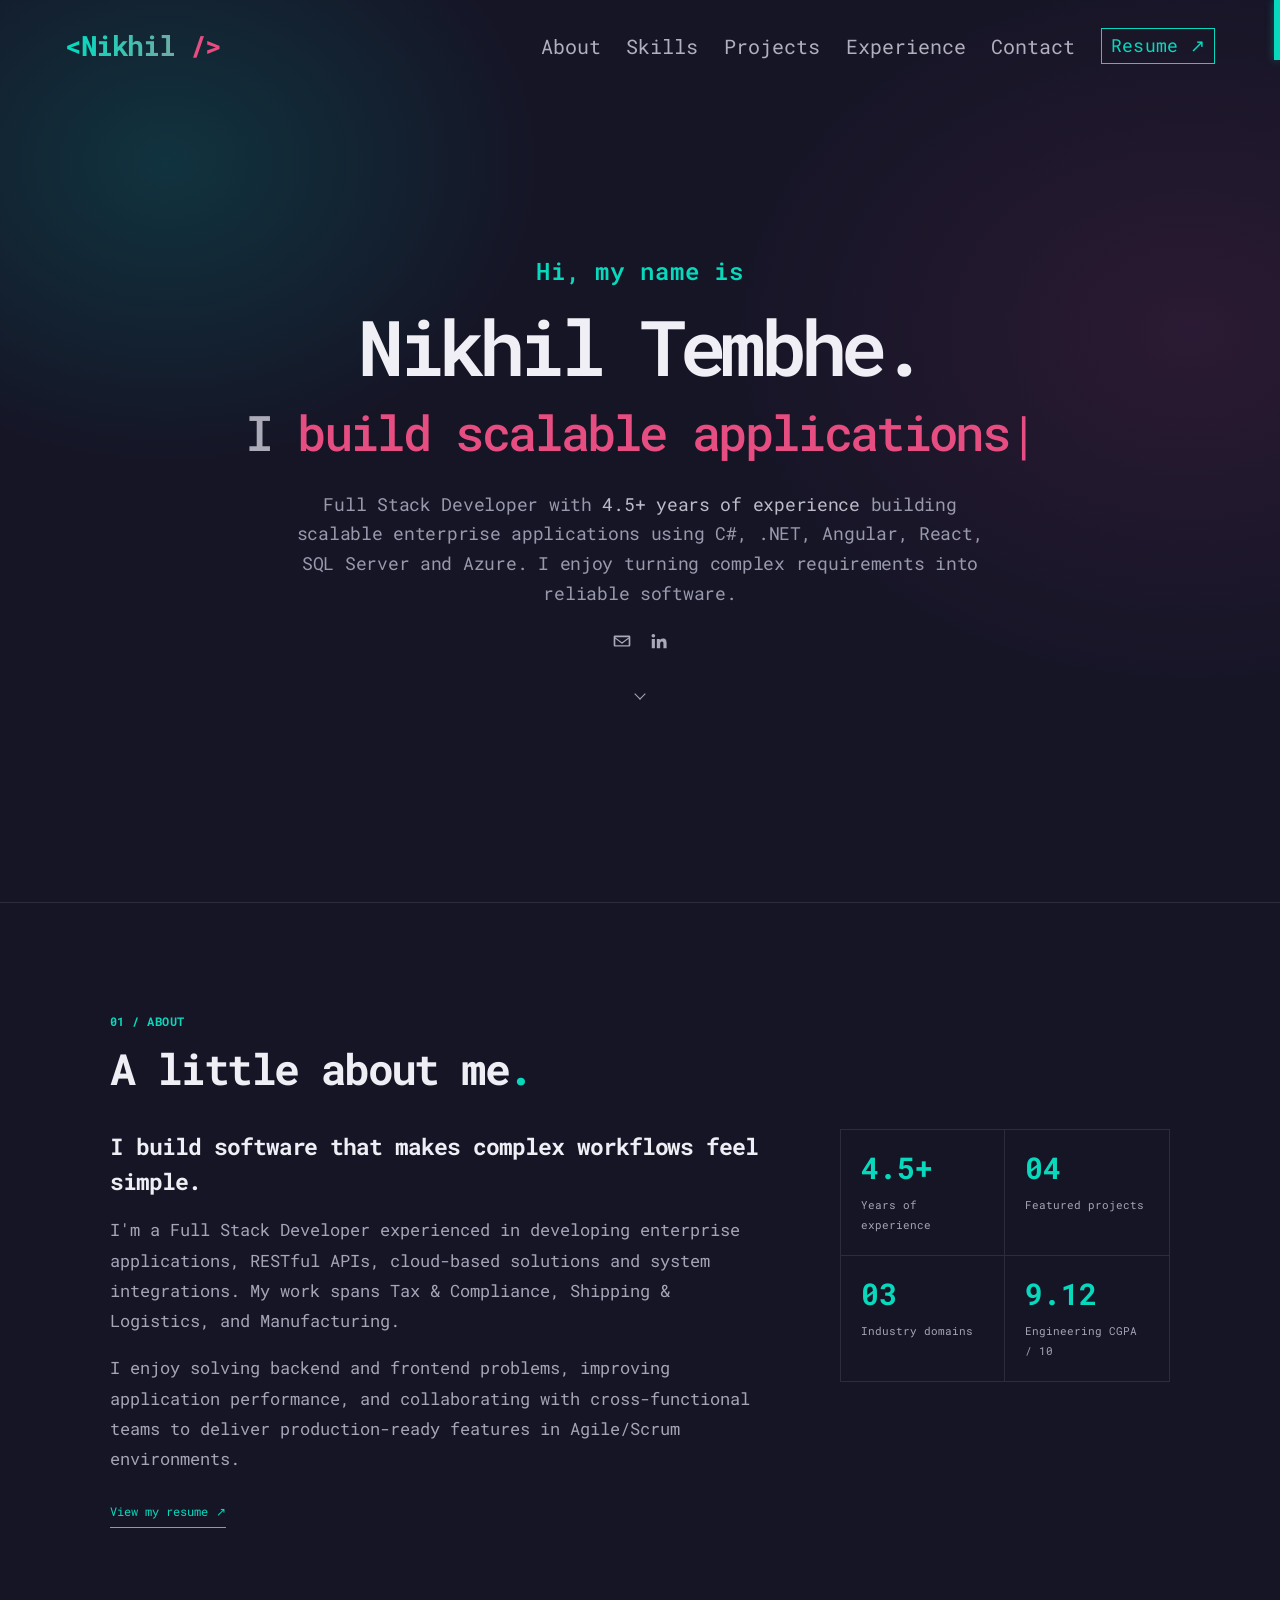
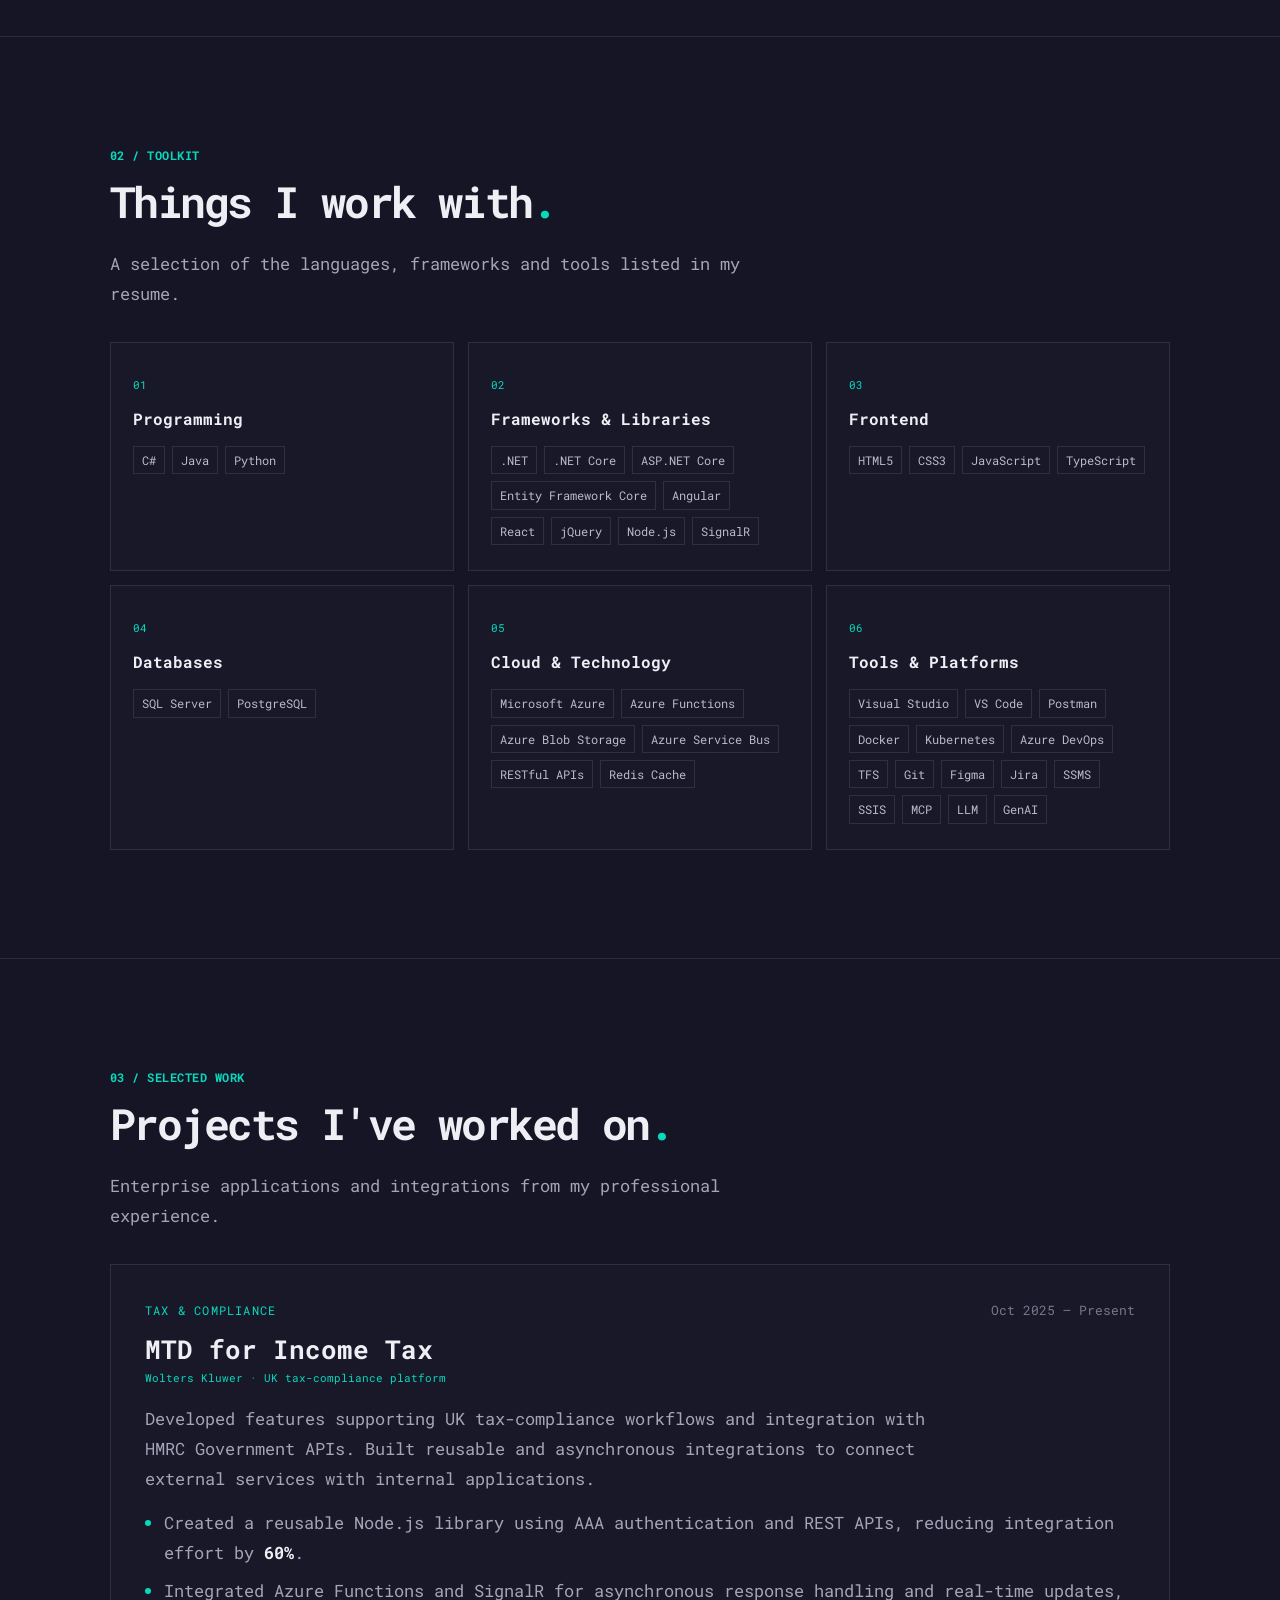
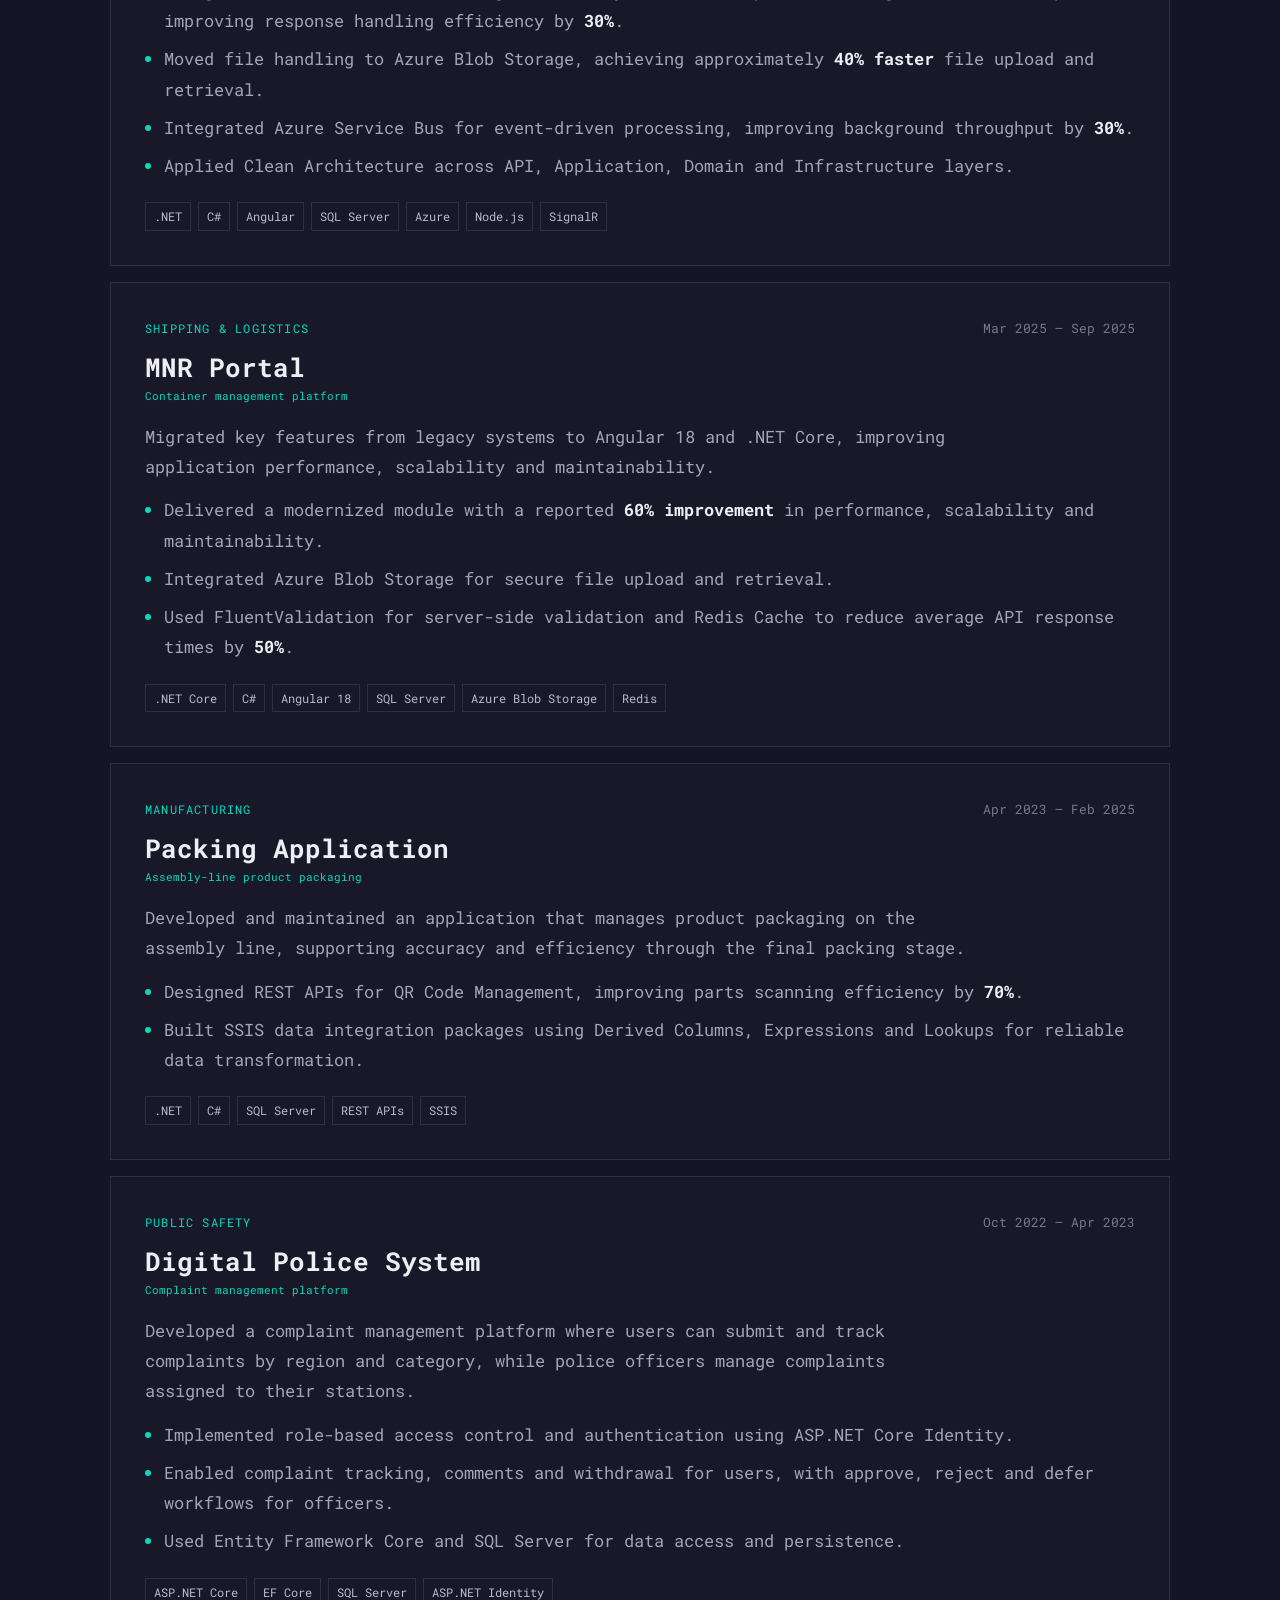
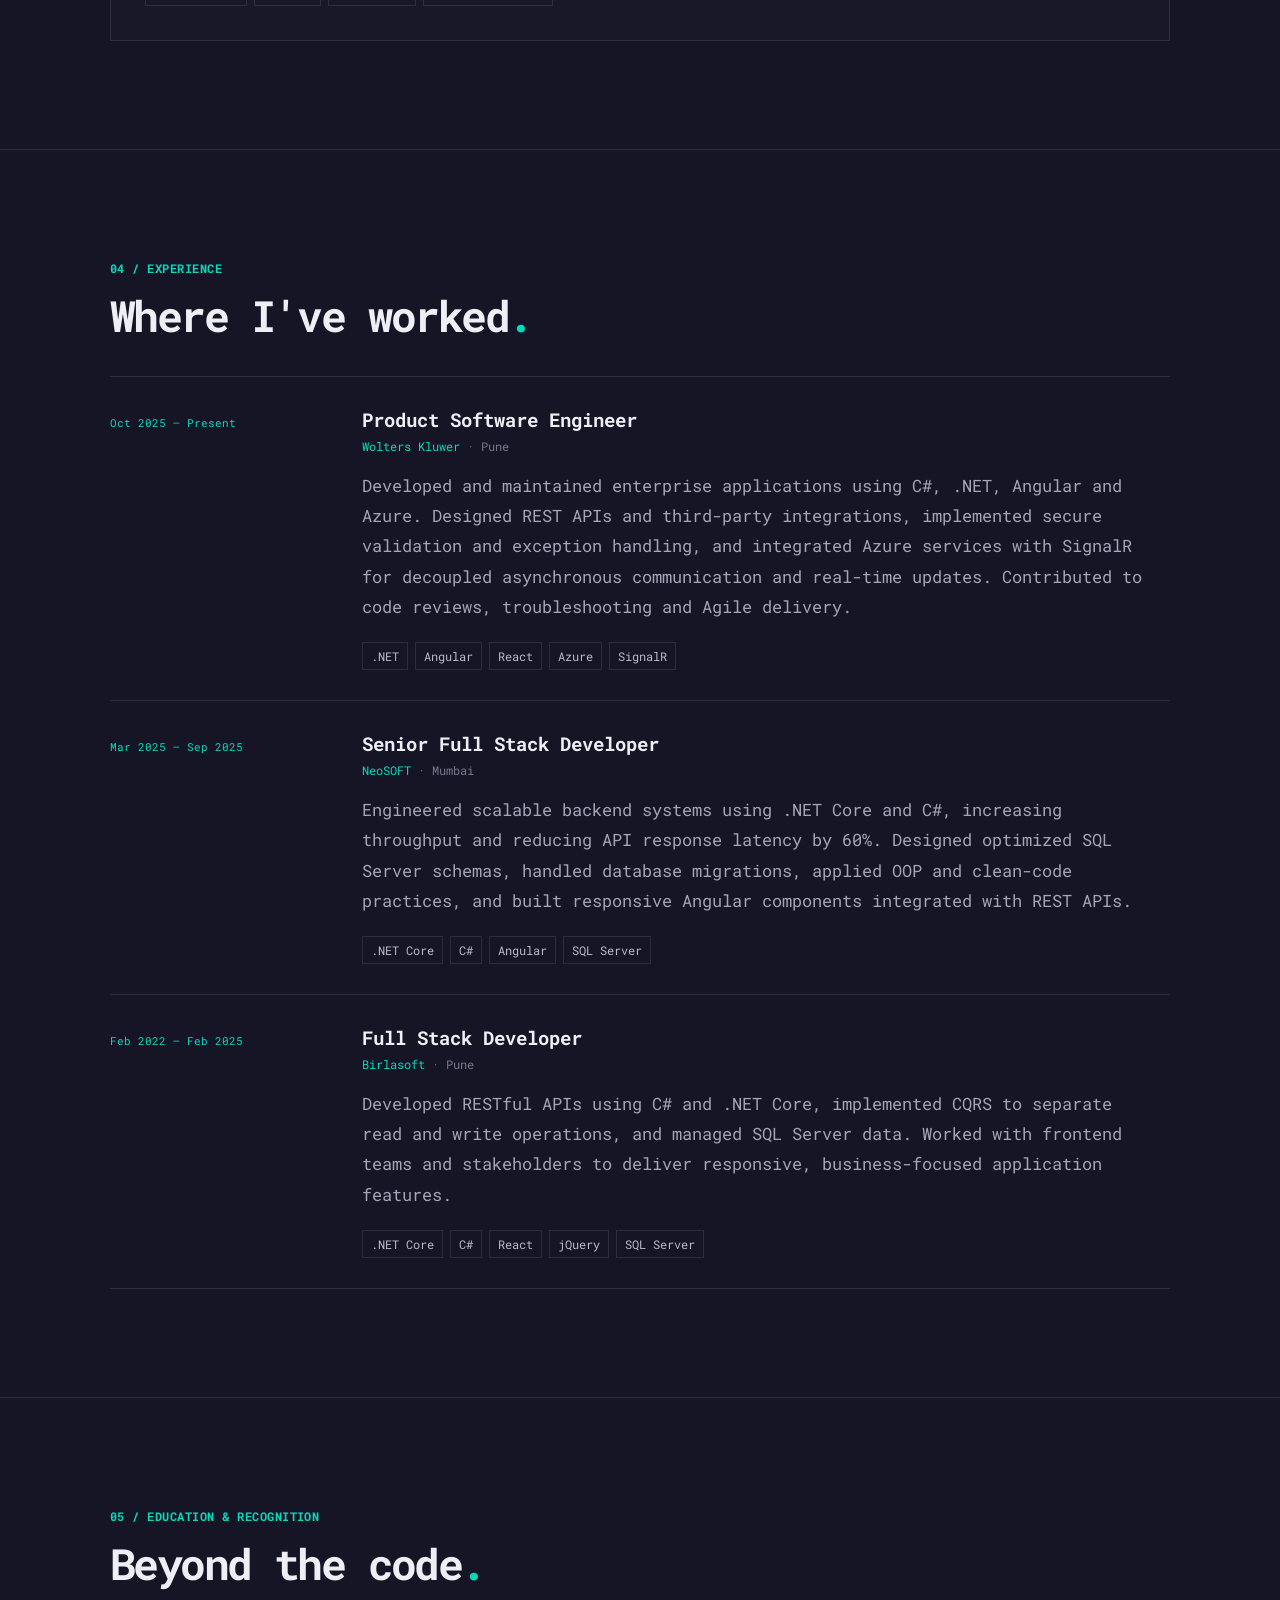
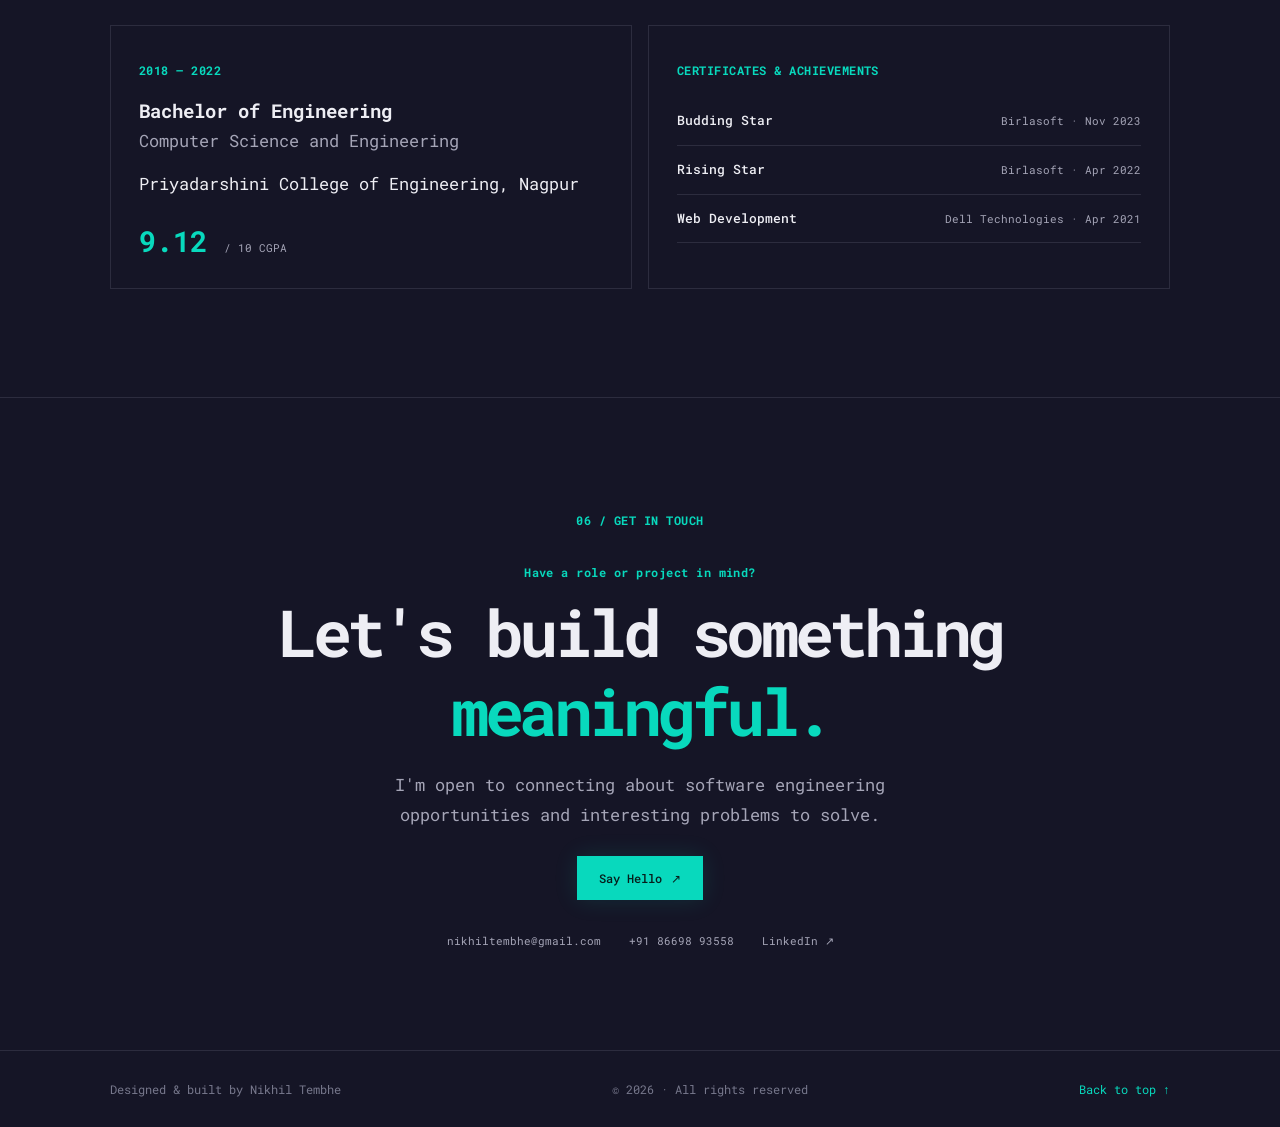
<file: index.html>
<!doctype html>
<html lang="en">
<head>
  <meta charset="utf-8">
  <meta name="viewport" content="width=device-width, initial-scale=1">
  <meta name="theme-color" content="#19172b">
  <meta name="description" content="Nikhil Tembhe is a Full Stack Developer with 4.5+ years of experience building enterprise applications with C#, .NET, Angular, React, SQL Server and Azure.">
  <meta property="og:title" content="Nikhil Tembhe | Full Stack Developer">
  <meta property="og:description" content="I build scalable applications, dependable APIs and cloud integrations.">
  <meta property="og:type" content="website">
  <title>Nikhil Tembhe | Full Stack Developer</title>
  <link rel="preconnect" href="https://fonts.googleapis.com">
  <link rel="preconnect" href="https://fonts.gstatic.com" crossorigin>
  <link href="https://fonts.googleapis.com/css2?family=Roboto+Mono:wght@400;500;600;700&display=swap" rel="stylesheet">
  <link rel="stylesheet" href="assets/css/style.css">
</head>
<body>
  <a class="skip-link" href="#main">Skip to content</a>
  <div class="scroll-progress" aria-hidden="true"><span></span></div>
  <header class="site-header">
    <div class="nav-wrap">
      <a class="brand" href="#home" aria-label="Nikhil Tembhe home"><span class="brand-open">&lt;</span><span class="brand-name">Nikhil</span><span class="brand-close"> /&gt;</span></a>
      <button class="menu-toggle" type="button" aria-label="Open navigation" aria-expanded="false" aria-controls="main-nav">
        <span></span><span></span><span></span>
      </button>
      <nav class="main-nav" id="main-nav" aria-label="Main navigation">
        <a href="#about" class="nav-link">About</a>
        <a href="#skills" class="nav-link">Skills</a>
        <a href="#projects" class="nav-link">Projects</a>
        <a href="#experience" class="nav-link">Experience</a>
        <a href="#contact" class="nav-link">Contact</a>
        <a class="nav-resume" href="assets/resume.pdf" target="_blank" rel="noopener">Resume <span aria-hidden="true">↗</span></a>
      </nav>
    </div>
  </header>

  <main id="main">
    <section class="hero section-shell" id="home">
      <div class="hero-content">
        <p class="eyebrow">Hi, my name is</p>
        <h1>Nikhil Tembhe<span class="accent">.</span></h1>
        <p class="hero-tagline">
          <span class="tagline-prefix">I </span><span class="typewriter" id="typewriter" aria-hidden="true"></span><span class="type-cursor" aria-hidden="true">|</span>
          <span class="sr-only">I build scalable software, build reliable APIs, and solve real-world problems.</span>
        </p>
        <p class="hero-copy">Full Stack Developer with <span class="accent-text">4.5+ years of experience</span> building scalable enterprise applications using C#, .NET, Angular, React, SQL Server and Azure. I enjoy turning complex requirements into reliable software.</p>
        <div class="social-links" aria-label="Social and contact links">
          <a href="mailto:nikhiltembhe@gmail.com" aria-label="Send email" title="Email">
            <svg viewBox="0 0 24 24" aria-hidden="true"><path d="M3.5 5.5h17A1.5 1.5 0 0 1 22 7v10a1.5 1.5 0 0 1-1.5 1.5h-17A1.5 1.5 0 0 1 2 17V7a1.5 1.5 0 0 1 1.5-1.5Zm.2 2 8.3 6.1 8.3-6.1H3.7Zm16.3 9.5V9.4L12.6 15a1 1 0 0 1-1.2 0L4 9.4V17h16Z"/></svg>
          </a>
          <a href="https://www.linkedin.com/in/nikhiltembhe/" target="_blank" rel="noopener" aria-label="LinkedIn profile" title="LinkedIn">
            <svg viewBox="0 0 24 24" aria-hidden="true"><path d="M5.2 3.5a2.2 2.2 0 1 1 0 4.4 2.2 2.2 0 0 1 0-4.4ZM3.3 9.5h3.8v11.2H3.3V9.5Zm6.1 0H13v1.5h.1c.5-.9 1.7-1.9 3.5-1.9 3.8 0 4.5 2.5 4.5 5.7v5.9h-3.8v-5.2c0-1.2 0-2.8-1.8-2.8s-2.1 1.3-2.1 2.7v5.3H9.4V9.5Z"/></svg>
          </a>
        </div>
        <a class="scroll-cue" href="#about" aria-label="Scroll to about section"><span></span></a>
      </div>
    </section>

    <section class="content-section" id="about">
      <div class="section-shell">
        <div class="section-heading reveal"><span class="section-index">01 / ABOUT</span><h2>A little about me<span class="accent">.</span></h2></div>
        <div class="about-grid">
          <div class="about-copy reveal">
            <p class="large-copy">I build software that makes complex workflows feel simple.</p>
            <p>I'm a Full Stack Developer experienced in developing enterprise applications, RESTful APIs, cloud-based solutions and system integrations. My work spans Tax &amp; Compliance, Shipping &amp; Logistics, and Manufacturing.</p>
            <p>I enjoy solving backend and frontend problems, improving application performance, and collaborating with cross-functional teams to deliver production-ready features in Agile/Scrum environments.</p>
            <a class="text-link" href="assets/resume.pdf" target="_blank" rel="noopener">View my resume <span aria-hidden="true">↗</span></a>
          </div>
          <aside class="quick-facts reveal" aria-label="Professional overview">
            <div class="fact"><strong>4.5+</strong><span>Years of experience</span></div>
            <div class="fact"><strong>04</strong><span>Featured projects</span></div>
            <div class="fact"><strong>03</strong><span>Industry domains</span></div>
            <div class="fact"><strong>9.12</strong><span>Engineering CGPA / 10</span></div>
          </aside>
        </div>
      </div>
    </section>

    <section class="content-section" id="skills">
      <div class="section-shell">
        <div class="section-heading reveal"><span class="section-index">02 / TOOLKIT</span><h2>Things I work with<span class="accent">.</span></h2></div>
        <p class="section-intro reveal">A selection of the languages, frameworks and tools listed in my resume.</p>
        <div class="skills-grid">
          <article class="skill-card reveal"><span class="skill-number">01</span><h3>Programming</h3><div class="tag-list"><span>C#</span><span>Java</span><span>Python</span></div></article>
          <article class="skill-card reveal"><span class="skill-number">02</span><h3>Frameworks &amp; Libraries</h3><div class="tag-list"><span>.NET</span><span>.NET Core</span><span>ASP.NET Core</span><span>Entity Framework Core</span><span>Angular</span><span>React</span><span>jQuery</span><span>Node.js</span><span>SignalR</span></div></article>
          <article class="skill-card reveal"><span class="skill-number">03</span><h3>Frontend</h3><div class="tag-list"><span>HTML5</span><span>CSS3</span><span>JavaScript</span><span>TypeScript</span></div></article>
          <article class="skill-card reveal"><span class="skill-number">04</span><h3>Databases</h3><div class="tag-list"><span>SQL Server</span><span>PostgreSQL</span></div></article>
          <article class="skill-card reveal"><span class="skill-number">05</span><h3>Cloud &amp; Technology</h3><div class="tag-list"><span>Microsoft Azure</span><span>Azure Functions</span><span>Azure Blob Storage</span><span>Azure Service Bus</span><span>RESTful APIs</span><span>Redis Cache</span></div></article>
          <article class="skill-card reveal"><span class="skill-number">06</span><h3>Tools &amp; Platforms</h3><div class="tag-list"><span>Visual Studio</span><span>VS Code</span><span>Postman</span><span>Docker</span><span>Kubernetes</span><span>Azure DevOps</span><span>TFS</span><span>Git</span><span>Figma</span><span>Jira</span><span>SSMS</span><span>SSIS</span><span>MCP</span><span>LLM</span><span>GenAI</span></div></article>
        </div>
      </div>
    </section>

    <section class="content-section" id="projects">
      <div class="section-shell">
        <div class="section-heading reveal"><span class="section-index">03 / SELECTED WORK</span><h2>Projects I've worked on<span class="accent">.</span></h2></div>
        <p class="section-intro reveal">Enterprise applications and integrations from my professional experience.</p>
        <div class="projects-list">
          <article class="project-card reveal">
            <div class="project-top"><span class="project-type">TAX &amp; COMPLIANCE</span><span class="project-date">Oct 2025 – Present</span></div>
            <h3>MTD for Income Tax</h3>
            <p class="project-context">Wolters Kluwer · UK tax-compliance platform</p>
            <p>Developed features supporting UK tax-compliance workflows and integration with HMRC Government APIs. Built reusable and asynchronous integrations to connect external services with internal applications.</p>
            <ul class="project-points">
              <li>Created a reusable Node.js library using AAA authentication and REST APIs, reducing integration effort by <strong>60%</strong>.</li>
              <li>Integrated Azure Functions and SignalR for asynchronous response handling and real-time updates, improving response handling efficiency by <strong>30%</strong>.</li>
              <li>Moved file handling to Azure Blob Storage, achieving approximately <strong>40% faster</strong> file upload and retrieval.</li>
              <li>Integrated Azure Service Bus for event-driven processing, improving background throughput by <strong>30%</strong>.</li>
              <li>Applied Clean Architecture across API, Application, Domain and Infrastructure layers.</li>
            </ul>
            <div class="project-tags"><span>.NET</span><span>C#</span><span>Angular</span><span>SQL Server</span><span>Azure</span><span>Node.js</span><span>SignalR</span></div>
          </article>
          <article class="project-card reveal">
            <div class="project-top"><span class="project-type">SHIPPING &amp; LOGISTICS</span><span class="project-date">Mar 2025 – Sep 2025</span></div>
            <h3>MNR Portal</h3>
            <p class="project-context">Container management platform</p>
            <p>Migrated key features from legacy systems to Angular 18 and .NET Core, improving application performance, scalability and maintainability.</p>
            <ul class="project-points">
              <li>Delivered a modernized module with a reported <strong>60% improvement</strong> in performance, scalability and maintainability.</li>
              <li>Integrated Azure Blob Storage for secure file upload and retrieval.</li>
              <li>Used FluentValidation for server-side validation and Redis Cache to reduce average API response times by <strong>50%</strong>.</li>
            </ul>
            <div class="project-tags"><span>.NET Core</span><span>C#</span><span>Angular 18</span><span>SQL Server</span><span>Azure Blob Storage</span><span>Redis</span></div>
          </article>
          <article class="project-card reveal">
            <div class="project-top"><span class="project-type">MANUFACTURING</span><span class="project-date">Apr 2023 – Feb 2025</span></div>
            <h3>Packing Application</h3>
            <p class="project-context">Assembly-line product packaging</p>
            <p>Developed and maintained an application that manages product packaging on the assembly line, supporting accuracy and efficiency through the final packing stage.</p>
            <ul class="project-points">
              <li>Designed REST APIs for QR Code Management, improving parts scanning efficiency by <strong>70%</strong>.</li>
              <li>Built SSIS data integration packages using Derived Columns, Expressions and Lookups for reliable data transformation.</li>
            </ul>
            <div class="project-tags"><span>.NET</span><span>C#</span><span>SQL Server</span><span>REST APIs</span><span>SSIS</span></div>
          </article>
          <article class="project-card reveal">
            <div class="project-top"><span class="project-type">PUBLIC SAFETY</span><span class="project-date">Oct 2022 – Apr 2023</span></div>
            <h3>Digital Police System</h3>
            <p class="project-context">Complaint management platform</p>
            <p>Developed a complaint management platform where users can submit and track complaints by region and category, while police officers manage complaints assigned to their stations.</p>
            <ul class="project-points">
              <li>Implemented role-based access control and authentication using ASP.NET Core Identity.</li>
              <li>Enabled complaint tracking, comments and withdrawal for users, with approve, reject and defer workflows for officers.</li>
              <li>Used Entity Framework Core and SQL Server for data access and persistence.</li>
            </ul>
            <div class="project-tags"><span>ASP.NET Core</span><span>EF Core</span><span>SQL Server</span><span>ASP.NET Identity</span></div>
          </article>
        </div>
      </div>
    </section>

    <section class="content-section" id="experience">
      <div class="section-shell">
        <div class="section-heading reveal"><span class="section-index">04 / EXPERIENCE</span><h2>Where I've worked<span class="accent">.</span></h2></div>
        <div class="experience-list">
          <article class="experience-item reveal"><div class="experience-period">Oct 2025 — Present</div><div class="experience-body"><h3>Product Software Engineer</h3><p class="company">Wolters Kluwer <span>· Pune</span></p><p>Developed and maintained enterprise applications using C#, .NET, Angular and Azure. Designed REST APIs and third-party integrations, implemented secure validation and exception handling, and integrated Azure services with SignalR for decoupled asynchronous communication and real-time updates. Contributed to code reviews, troubleshooting and Agile delivery.</p><div class="project-tags"><span>.NET</span><span>Angular</span><span>React</span><span>Azure</span><span>SignalR</span></div></div></article>
          <article class="experience-item reveal"><div class="experience-period">Mar 2025 — Sep 2025</div><div class="experience-body"><h3>Senior Full Stack Developer</h3><p class="company">NeoSOFT <span>· Mumbai</span></p><p>Engineered scalable backend systems using .NET Core and C#, increasing throughput and reducing API response latency by 60%. Designed optimized SQL Server schemas, handled database migrations, applied OOP and clean-code practices, and built responsive Angular components integrated with REST APIs.</p><div class="project-tags"><span>.NET Core</span><span>C#</span><span>Angular</span><span>SQL Server</span></div></div></article>
          <article class="experience-item reveal"><div class="experience-period">Feb 2022 — Feb 2025</div><div class="experience-body"><h3>Full Stack Developer</h3><p class="company">Birlasoft <span>· Pune</span></p><p>Developed RESTful APIs using C# and .NET Core, implemented CQRS to separate read and write operations, and managed SQL Server data. Worked with frontend teams and stakeholders to deliver responsive, business-focused application features.</p><div class="project-tags"><span>.NET Core</span><span>C#</span><span>React</span><span>jQuery</span><span>SQL Server</span></div></div></article>
        </div>
      </div>
    </section>

    <section class="content-section" id="education">
      <div class="section-shell">
        <div class="section-heading reveal"><span class="section-index">05 / EDUCATION &amp; RECOGNITION</span><h2>Beyond the code<span class="accent">.</span></h2></div>
        <div class="education-grid">
          <article class="education-card reveal"><span class="card-kicker">2018 — 2022</span><h3>Bachelor of Engineering</h3><p>Computer Science and Engineering</p><p class="school">Priyadarshini College of Engineering, Nagpur</p><strong class="grade">9.12 <small>/ 10 CGPA</small></strong></article>
          <article class="education-card reveal"><span class="card-kicker">CERTIFICATES &amp; ACHIEVEMENTS</span><div class="award"><strong>Budding Star</strong><span>Birlasoft · Nov 2023</span></div><div class="award"><strong>Rising Star</strong><span>Birlasoft · Apr 2022</span></div><div class="award"><strong>Web Development</strong><span>Dell Technologies · Apr 2021</span></div></article>
        </div>
      </div>
    </section>

    <section class="contact-section" id="contact">
      <div class="section-shell contact-inner reveal">
        <span class="section-index">06 / GET IN TOUCH</span>
        <p class="eyebrow">Have a role or project in mind?</p>
        <h2>Let's build something<br><span class="accent">meaningful.</span></h2>
        <p class="contact-copy">I'm open to connecting about software engineering opportunities and interesting problems to solve.</p>
        <a class="button button-primary contact-button" href="mailto:nikhiltembhe@gmail.com">Say Hello <span aria-hidden="true">↗</span></a>
        <div class="contact-details"><a href="mailto:nikhiltembhe@gmail.com">nikhiltembhe@gmail.com</a><a href="tel:+918669893558">+91 86698 93558</a><a href="https://www.linkedin.com/in/nikhiltembhe/" target="_blank" rel="noopener">LinkedIn ↗</a></div>
      </div>
    </section>
  </main>

  <footer class="site-footer"><div class="section-shell footer-inner"><span>Designed &amp; built by Nikhil Tembhe</span><span>© <span id="year">2026</span> · All rights reserved</span><a href="#home">Back to top ↑</a></div></footer>
  <script src="assets/js/main.js"></script>
</body>
</html>
</file>
<file: assets/css/style.css>
:root {
  --bg: #19172b;
  --bg-soft: #1f1d33;
  --panel: #211f36;
  --text: #e8e7ef;
  --muted: #a5a2b6;
  --dim: #77758d;
  --accent: #00e5c3;
  --accent-dark: #061c1a;
  --line: rgba(210, 211, 235, .13);
  --mono: "DM Mono", "Space Mono", ui-monospace, SFMono-Regular, Consolas, monospace;
  --display: "Space Mono", "DM Mono", ui-monospace, monospace;
  --content: 1060px;
}
* { box-sizing: border-box; }
html { scroll-behavior: smooth; scroll-padding-top: 18px; scrollbar-width: none; }
html::-webkit-scrollbar { display: none; }
body { margin: 0; color: var(--text); background: var(--bg); font-family: var(--mono); font-size: 16.8px; line-height: 1.8; -webkit-font-smoothing: antialiased; }
a { color: inherit; text-decoration: none; }
a:focus-visible, button:focus-visible { outline: 2px solid var(--accent); outline-offset: 4px; }
::selection { color: var(--accent-dark); background: var(--accent); }
.skip-link { position: absolute; left: -9999px; top: 10px; z-index: 50; padding: 8px 14px; color: var(--bg); background: var(--accent); }
.skip-link:focus { left: 12px; }
.section-shell { width: min(var(--content), calc(100% - 56px)); margin-inline: auto; }
.site-header { position: sticky; z-index: 20; top: 16px; width: min(1240px, calc(100% - 64px)); margin-inline: auto; background: transparent; border: 1px solid transparent; border-radius: 6px; transition: background .2s ease, border-color .2s ease, backdrop-filter .2s ease; }
.site-header.scrolled { background: rgba(27, 35, 59, .18); border-color: rgba(210, 211, 235, .22); backdrop-filter: blur(30px) saturate(175%); box-shadow: 0 10px 34px rgba(0, 0, 0, .22), inset 0 1px 0 rgba(255, 255, 255, .1); }
.nav-wrap { min-height: 76px; width: min(1240px, calc(100% - 56px)); margin: auto; display: flex; align-items: center; justify-content: space-between; gap: 30px; }
.brand { color: var(--text); font: 700 25px/1 var(--display); letter-spacing: -3px; }
.brand span, .accent { color: var(--accent); }
.main-nav { display: flex; align-items: center; gap: clamp(16px, 2.6vw, 34px); font-size: 20px; }
.nav-link { color: #aaa7ba; transition: color .2s ease; }
.nav-link:hover, .nav-link.active { color: var(--accent); }
.nav-resume { color: var(--accent); border: 1px solid var(--accent); padding: 7px 13px; transition: color .2s ease, background .2s ease; }
.nav-resume:hover { color: var(--bg); background: var(--accent); }
.menu-toggle { display: none; background: none; border: 0; padding: 8px; cursor: pointer; }
.menu-toggle span { display: block; width: 23px; height: 2px; margin: 5px 0; background: var(--accent); }
.hero { min-height: calc(100svh - 76px); display: grid; place-items: center; padding-top: 45px; padding-bottom: 45px; text-align: center; }
.hero-content { width: min(900px, 100%); }
.eyebrow, .section-index, .card-kicker { color: var(--accent); font-family: var(--display); font-size: 12px; font-weight: 700; letter-spacing: .04em; }
.hero .eyebrow { margin: 0 0 7px; font-size: 14px; }
.hero h1 { margin: 0; color: var(--text); font: 700 clamp(42px, 8.5vw, 94px)/1.2 var(--display); letter-spacing: -.085em; }
.hero-tagline { margin: 3px 0 14px; color: #a9a7b8; font: 700 clamp(27px, 5vw, 48px)/1.3 var(--display); letter-spacing: -.045em; }
.hero-copy { width: min(710px, 100%); margin: 0 auto; color: var(--muted); font-size: 14px; line-height: 1.9; }
.accent-text { color: var(--accent); }
.hero-actions { display: flex; justify-content: center; flex-wrap: wrap; gap: 14px; margin-top: 29px; }
.button { display: inline-flex; min-height: 44px; align-items: center; justify-content: center; gap: 9px; padding: 9px 21px; font: 500 12px var(--mono); transition: transform .2s ease, color .2s ease, background .2s ease, box-shadow .2s ease; }
.button:hover { transform: translateY(-2px); }
.button-primary { color: var(--accent-dark); background: var(--accent); border: 1px solid var(--accent); box-shadow: 0 0 24px rgba(0, 229, 195, .12); }
.button-primary:hover { box-shadow: 0 0 28px rgba(0, 229, 195, .25); }
.button-outline { color: var(--accent); border: 1px solid var(--accent); background: transparent; }
.button-outline:hover { color: var(--accent-dark); background: var(--accent); }
.social-links { display: flex; justify-content: center; gap: 22px; margin-top: 29px; }
.social-links a { width: 21px; height: 21px; color: #a7a4b6; transition: color .2s ease, transform .2s ease; }
.social-links a:hover { color: var(--accent); transform: translateY(-3px); }
.social-links svg { width: 100%; height: 100%; fill: currentColor; }
.scroll-cue { display: inline-flex; width: 24px; height: 40px; justify-content: center; align-items: flex-end; margin-top: 48px; }
.scroll-cue span { width: 11px; height: 11px; border-right: 2px solid var(--accent); border-bottom: 2px solid var(--accent); transform: rotate(45deg); animation: bob 1.7s infinite; }
@keyframes bob { 0%, 100% { transform: translateY(-4px) rotate(45deg); } 50% { transform: translateY(4px) rotate(45deg); } }
.content-section { padding: 108px 0; border-top: 1px solid var(--line); }
.section-heading { margin-bottom: 34px; }
.section-index { display: block; margin-bottom: 9px; }
.section-heading h2 { margin: 0; font: 700 clamp(28px, 4vw, 43px)/1.25 var(--display); letter-spacing: -.06em; }
.section-intro { max-width: 680px; margin: -14px 0 32px; color: var(--muted); }
.about-grid { display: grid; grid-template-columns: minmax(0, 1.6fr) minmax(240px, .8fr); gap: 70px; align-items: start; }
.about-copy p { color: var(--muted); margin: 0 0 17px; }
.about-copy .large-copy { color: var(--text); font: 700 23px/1.5 var(--display); letter-spacing: -.045em; }
.text-link { display: inline-flex; align-items: center; gap: 8px; margin-top: 10px; padding-bottom: 4px; color: var(--accent); border-bottom: 1px solid var(--accent); font-size: 12px; }
.quick-facts { display: grid; grid-template-columns: 1fr 1fr; border-top: 1px solid var(--line); border-left: 1px solid var(--line); }
.fact { min-height: 118px; padding: 20px; border-right: 1px solid var(--line); border-bottom: 1px solid var(--line); }
.fact strong { display: block; color: var(--accent); font: 700 30px/1.2 var(--display); }
.fact span { display: block; margin-top: 9px; color: var(--muted); font-size: 11px; }
.skills-grid { display: grid; grid-template-columns: repeat(3, minmax(0, 1fr)); gap: 14px; }
.skill-card { position: relative; min-height: 180px; padding: 25px 22px; border: 1px solid var(--line); background: rgba(255,255,255,.012); transition: border-color .2s ease, transform .2s ease; }
.skill-card:hover, .project-card:hover, .education-card:hover { border-color: rgba(0, 229, 195, .5); transform: translateY(-3px); }
.skill-number { color: var(--accent); font-size: 11px; }
.skill-card h3 { margin: 10px 0 17px; font: 700 16px var(--display); }
.tag-list, .project-tags { display: flex; flex-wrap: wrap; gap: 7px; }
.tag-list span, .project-tags span { padding: 3px 8px; color: #bcb9ca; border: 1px solid var(--line); font-size: 12px; line-height: 1.7; }
.projects-list { display: grid; gap: 16px; }
.project-card { padding: clamp(22px, 4vw, 34px); border: 1px solid var(--line); background: rgba(255,255,255,.012); transition: border-color .2s ease, transform .2s ease; }
.project-top { display: flex; justify-content: space-between; align-items: center; flex-wrap: wrap; gap: 10px; }
.project-type { color: var(--accent); font-size: 12px; letter-spacing: .1em; }
.project-date { color: var(--dim); font-size: 13px; }
.project-card h3 { margin: 10px 0 0; font: 700 clamp(20px, 3vw, 26px) var(--display); }
.project-context { margin: 2px 0 16px !important; color: var(--accent) !important; font-size: 11px; }
.project-card p { max-width: 820px; color: var(--muted); margin: 0 0 13px; }
.project-points { display: grid; gap: 8px; margin: 0 0 21px; padding-left: 19px; color: var(--muted); }
.project-points li::marker { color: var(--accent); }
.project-points strong { color: var(--text); }
.project-tags { margin-top: 20px; }
.experience-list { border-top: 1px solid var(--line); }
.experience-item { display: grid; grid-template-columns: 210px 1fr; gap: 42px; padding: 30px 0; border-bottom: 1px solid var(--line); }
.experience-period { color: var(--accent); font-size: 11px; padding-top: 6px; }
.experience-body h3 { margin: 0; font: 700 19px var(--display); }
.company { margin: 4px 0 13px; color: var(--accent); font-size: 12px; }
.company span { color: var(--dim); }
.experience-body > p:not(.company) { max-width: 790px; margin: 0; color: var(--muted); }
.education-grid { display: grid; grid-template-columns: 1fr 1fr; gap: 16px; }
.education-card { padding: 28px; border: 1px solid var(--line); transition: border-color .2s ease, transform .2s ease; }
.education-card h3 { margin: 14px 0 3px; font: 700 19px var(--display); }
.education-card > p { color: var(--muted); margin: 0; }
.education-card .school { margin-top: 13px; color: var(--text); }
.grade { display: block; margin-top: 23px; color: var(--accent); font: 700 29px var(--display); }
.grade small { font: 400 11px var(--mono); color: var(--muted); }
.award { display: flex; justify-content: space-between; align-items: baseline; gap: 14px; padding: 14px 0; border-bottom: 1px solid var(--line); }
.award:first-of-type { margin-top: 13px; }
.award strong { font: 500 13px var(--display); }
.award span { color: var(--muted); font-size: 11px; text-align: right; }
.contact-section { padding: 112px 0 100px; border-top: 1px solid var(--line); text-align: center; }
.contact-inner { max-width: 760px; }
.contact-inner > .eyebrow { margin: 30px 0 9px; }
.contact-inner h2 { margin: 0; font: 700 clamp(37px, 7vw, 65px)/1.22 var(--display); letter-spacing: -.07em; }
.contact-copy { max-width: 520px; margin: 19px auto 25px; color: var(--muted); }
.contact-button { margin-bottom: 31px; }
.contact-details { display: flex; justify-content: center; flex-wrap: wrap; gap: 12px 28px; color: var(--muted); font-size: 11px; }
.contact-details a:hover { color: var(--accent); }
.site-footer { border-top: 1px solid var(--line); }
.footer-inner { min-height: 76px; display: flex; justify-content: space-between; align-items: center; gap: 15px; color: var(--dim); font-size: 12px; }
.footer-inner a { color: var(--accent); }
.reveal { opacity: 0; transform: translateY(16px); transition: opacity .65s ease, transform .65s ease; }
.reveal.visible { opacity: 1; transform: translateY(0); }
@media (prefers-reduced-motion: reduce) { html { scroll-behavior: auto; } *, *::before, *::after { animation-duration: .01ms !important; animation-iteration-count: 1 !important; transition-duration: .01ms !important; } .reveal { opacity: 1; transform: none; } }
@media (max-width: 800px) { .nav-wrap { min-height: 68px; } .menu-toggle { display: block; margin-left: auto; } .main-nav { display: none; position: absolute; top: 67px; left: 0; right: 0; padding: 18px 28px 24px; background: var(--bg); border-bottom: 1px solid var(--line); flex-direction: column; align-items: stretch; gap: 15px; } .main-nav.open { display: flex; } .nav-resume { align-self: flex-start; } .skills-grid { grid-template-columns: repeat(2, minmax(0, 1fr)); } .about-grid { gap: 35px; } }
@media (max-width: 600px) { .section-shell, .nav-wrap { width: min(100% - 38px, var(--content)); } .hero { min-height: calc(100svh - 68px); padding-top: 34px; } .hero h1 { font-size: clamp(37px, 11vw, 58px); letter-spacing: -.09em; } .hero-tagline { font-size: clamp(23px, 7vw, 34px); } .hero-copy { font-size: 12px; } .content-section { padding: 78px 0; } .about-grid, .education-grid { grid-template-columns: 1fr; } .about-grid { gap: 30px; } .skills-grid { grid-template-columns: 1fr; } .skill-card { min-height: auto; } .experience-item { grid-template-columns: 1fr; gap: 10px; padding: 24px 0; } .experience-period { padding: 0; } .project-card { padding: 22px 18px; } .contact-section { padding: 83px 0; } .footer-inner { padding: 20px 0; flex-direction: column; align-items: flex-start; } .contact-details { flex-direction: column; gap: 7px; } }


/* Hero and motion tuned to the supplied Aditi Arya reference video */
:root {
  --bg: #151526;
  --bg-soft: #1b1b30;
  --panel: #1d1d32;
  --text: #eeeeF4;
  --muted: #a5a5b7;
  --dim: #77788c;
  --accent: #08d9bd;
  --accent-dark: #071d1b;
  --pink: #e64d80;
  --line: rgba(210, 211, 235, .12);
  --mono: "Roboto Mono", "SFMono-Regular", Consolas, monospace;
  --display: "Roboto Mono", "SFMono-Regular", Consolas, monospace;
}
html { scroll-padding-top: 90px; }
body {
  background:
    radial-gradient(ellipse 520px 420px at 13% 18%, rgba(0, 151, 145, .23), transparent 72%),
    radial-gradient(ellipse 650px 500px at 93% 37%, rgba(115, 42, 91, .23), transparent 74%),
    #151526;
  background-attachment: fixed;
  font-family: var(--mono);
}
.site-header {
  position: sticky;
  top: 16px;
  min-height: 58px;
  background: transparent;
  border-color: transparent;
  backdrop-filter: none;
}
.site-header.scrolled {
  border-radius: 6px;
  background: rgba(27, 35, 59, .18);
  border-color: rgba(210, 211, 235, .22);
  backdrop-filter: blur(30px) saturate(175%);
  box-shadow: 0 10px 34px rgba(0, 0, 0, .22), inset 0 1px 0 rgba(255, 255, 255, .1);
}
.site-header.scrolled .nav-wrap { min-height: 76px; }
.nav-wrap { min-height: 58px; width: 100%; padding-inline: 32px; }
.brand {
  color: var(--accent);
  font: 700 28px/1 var(--mono);
  letter-spacing: -.05em;
  white-space: nowrap;
}
.brand .brand-open { color: var(--accent); }
.brand .brand-name {
  color: #69aaa4;
  background: linear-gradient(100deg, #08d9bd 0%, #72aaa5 100%);
  background-clip: text;
  -webkit-text-fill-color: transparent;
}
.brand .brand-close { color: var(--pink); }
.main-nav { gap: clamp(16px, 2vw, 32px); font-size: 20px; }
.nav-link { color: #b1afbd; }
.nav-link:hover, .nav-link.active { color: var(--accent); }
.nav-resume {
  padding: 4px 9px;
  font-size: 18px;
  line-height: 1.4;
  letter-spacing: .015em;
}
.hero {
  min-height: calc(100svh - 58px);
  padding-top: 0;
  padding-bottom: 0;
  display: grid;
  place-items: center;
}
.hero-content {
  width: min(1200px, 100%);
  transform: translateY(-1px);
}
.hero .eyebrow {
  margin: 0 0 8px;
  color: var(--accent);
  font: 600 24px/1.6 var(--mono);
  letter-spacing: .035em;
}
.hero h1 {
  margin: 0;
  color: #f0eff5;
  font: 600 clamp(62px, 6vw, 112px)/1.25 var(--display);
  letter-spacing: -.075em;
}
.hero h1 .accent { color: #f0eff5; }
.hero-tagline {
  min-height: 1.5em;
  margin: 2px 0 20px;
  color: var(--pink);
  font: 500 clamp(32px, 3.8vw, 60px)/1.45 var(--mono);
  letter-spacing: -.055em;
  white-space: nowrap;
}
.tagline-prefix { color: #aaaab8; }
.typewriter { color: var(--pink); }
.type-cursor {
  display: inline-block;
  margin-left: 1px;
  color: var(--pink);
  font-weight: 400;
  animation: caretBlink .85s steps(1, end) infinite;
}
@keyframes caretBlink { 0%, 48% { opacity: 1; } 49%, 100% { opacity: 0; } }
.hero-copy {
  max-width: 1000px;
  margin: 0 auto;
  color: #9999ad;
  font: 400 18px/1.65 var(--mono);
  letter-spacing: -.015em;
}
.accent-text { color: #bdbbc9; }
.social-links {
  justify-content: center;
  gap: 17px;
  margin-top: 22px;
}
.social-links a { width: 20px; height: 20px; color: #aaa9b9; }
.social-links a:hover { color: var(--accent); }
.scroll-cue {
  width: 22px;
  height: 26px;
  margin-top: 31px;
  align-items: center;
}
.scroll-cue span {
  width: 8px;
  height: 8px;
  border-right: 1.5px solid #aaa9b9;
  border-bottom: 1.5px solid #aaa9b9;
  animation: bob 1.65s ease-in-out infinite;
}
.scroll-progress {
  position: fixed;
  z-index: 100;
  top: 0;
  right: 0;
  width: 6px;
  height: 60px;
  pointer-events: none;
}
.scroll-progress span {
  display: block;
  width: 100%;
  height: 100%;
  background: var(--accent);
  box-shadow: 0 0 9px rgba(8, 217, 189, .35);
}
.sr-only {
  position: absolute;
  width: 1px;
  height: 1px;
  padding: 0;
  margin: -1px;
  overflow: hidden;
  clip: rect(0, 0, 0, 0);
  white-space: nowrap;
  border: 0;
}
@media (max-width: 800px) {
  .site-header { top: 0; }
  .nav-wrap { min-height: 58px; }
  .site-header, .site-header.scrolled { width: 100%; margin-inline: 0; }
  .site-header.scrolled .nav-wrap { min-height: 58px; }
  .main-nav {
    top: 57px;
    background: rgba(21, 21, 38, .97);
    border-bottom: 1px solid var(--line);
  }
  .hero { min-height: calc(100svh - 58px); }
}
@media (max-width: 600px) {
  .nav-wrap { width: min(100% - 38px, var(--content)); padding-inline: 0; }
  .brand { font-size: 20px; }
  .hero { min-height: calc(100svh - 58px); padding-top: 0; }
  .hero-content { transform: translateY(-5px); }
  .hero h1 { font-size: clamp(42px, 11vw, 58px); letter-spacing: -.08em; }
  .hero-tagline { font-size: clamp(22px, 6vw, 30px); margin-bottom: 17px; letter-spacing: -.065em; }
  .hero-copy { max-width: 440px; font-size: 13px; padding: 0 3px; }
  .social-links { margin-top: 21px; }
  .scroll-cue { margin-top: 27px; }
}
@media (prefers-reduced-motion: reduce) {
  .type-cursor { animation: none; }
}
</file>
